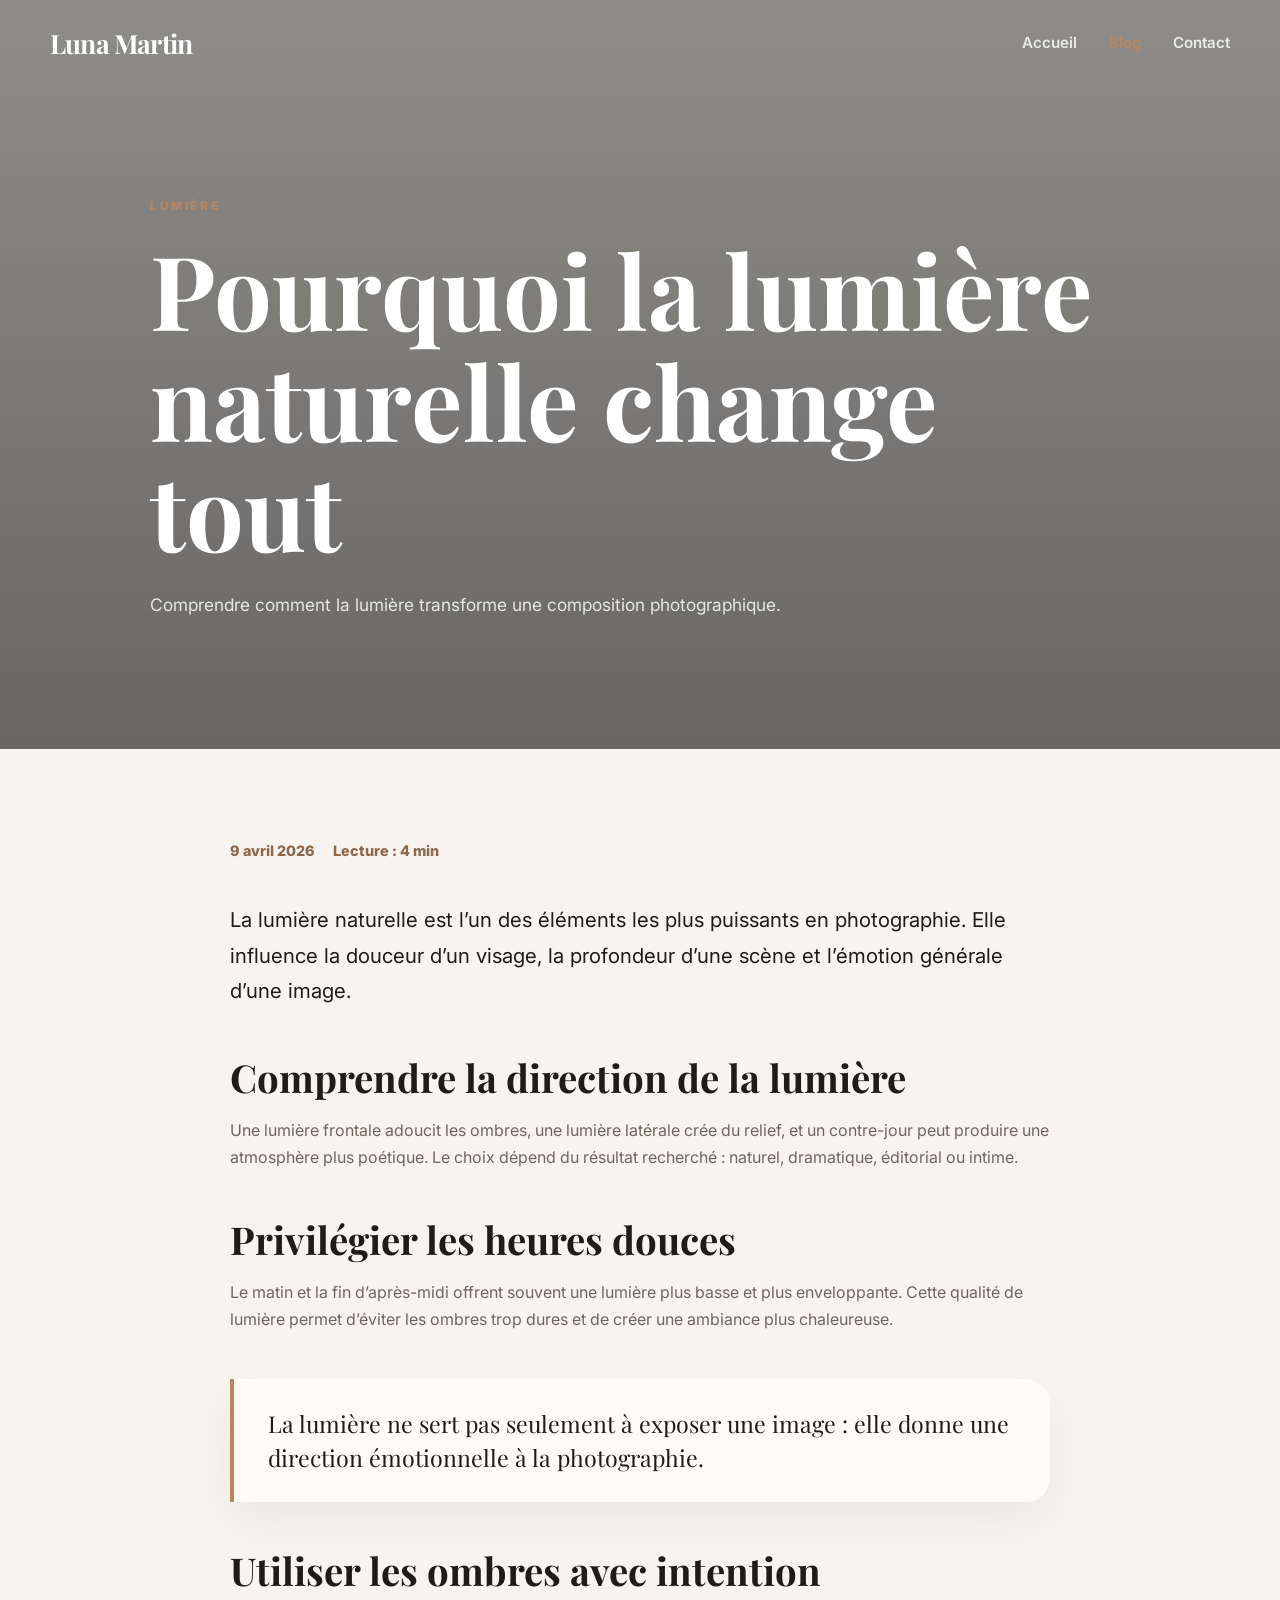
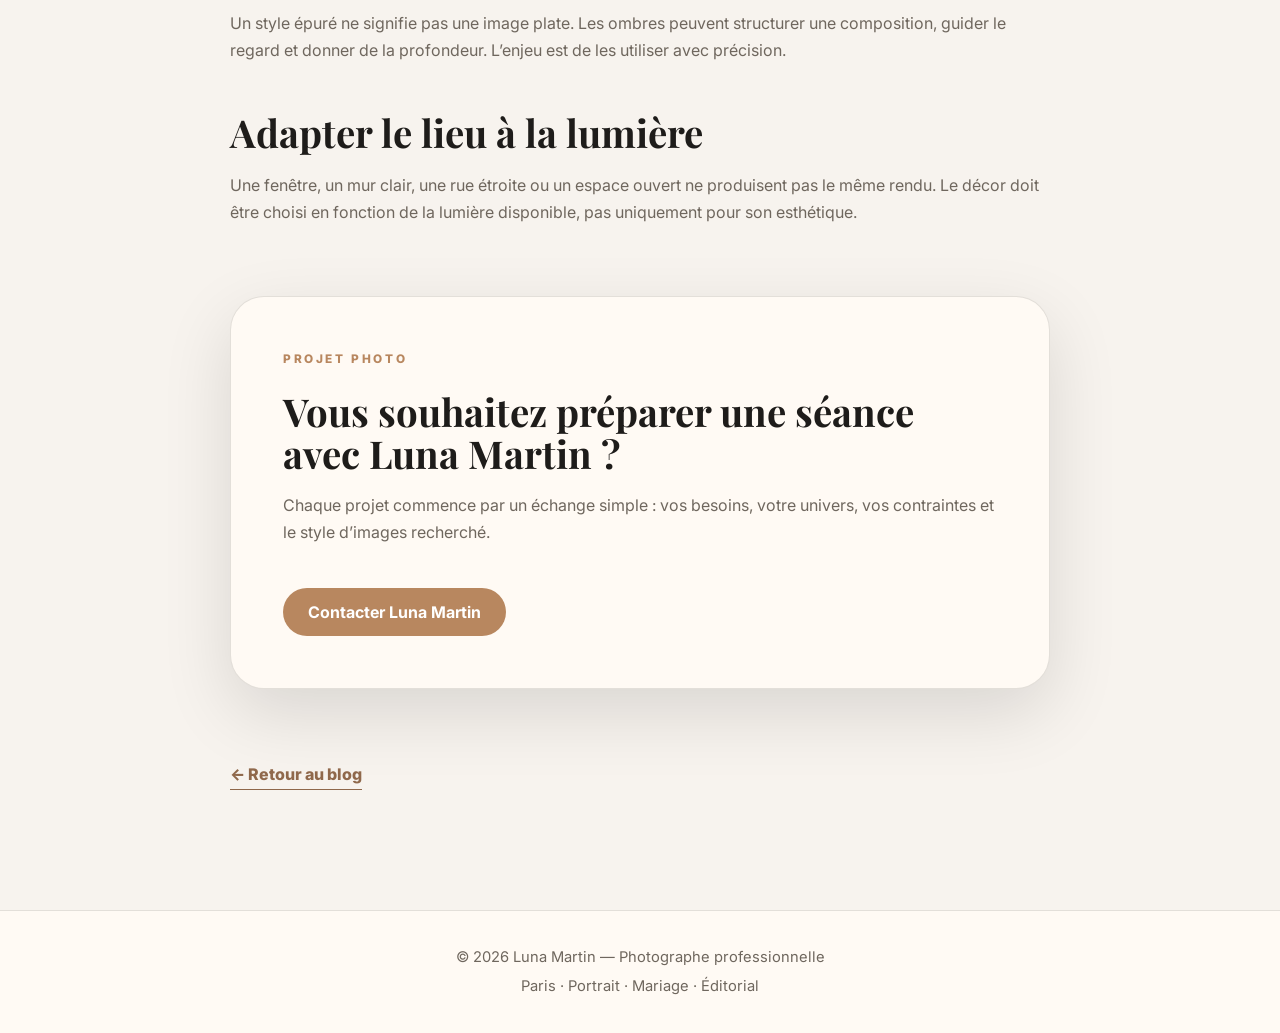
<file: article-lumiere-naturelle.html>
<!DOCTYPE html>
<html lang="fr">
<head>
  <meta charset="UTF-8" />
  <meta name="viewport" content="width=device-width, initial-scale=1.0" />
  <title>Pourquoi la lumière naturelle change tout | Luna Martin</title>
  <link rel="stylesheet" href="assets/css/style.css" />
</head>
<body>
  <header class="article-hero" style="--article-bg: url('https://images.unsplash.com/photo-1500530855697-b586d89ba3ee?auto=format&fit=crop&w=1800&q=80');">
    <nav class="navbar navbar-dark">
      <a href="index.html" class="logo">Luna Martin</a>

      <ul class="nav-links">
        <li><a href="index.html">Accueil</a></li>
        <li><a href="blog.html" class="active">Blog</a></li>
        <li><a href="contact.html">Contact</a></li>
      </ul>
    </nav>

    <div class="article-title">
      <p class="eyebrow">Lumière</p>
      <h1>Pourquoi la lumière naturelle change tout</h1>
      <p>Comprendre comment la lumière transforme une composition photographique.</p>
    </div>
  </header>

  <main>
    <article class="article-page">
      <div class="article-meta">
        <span>9 avril 2026</span>
        <span>Lecture : 4 min</span>
      </div>

      
      <p class="lead">
        La lumière naturelle est l’un des éléments les plus puissants en photographie.
        Elle influence la douceur d’un visage, la profondeur d’une scène et l’émotion générale
        d’une image.
      </p>

      <h2>Comprendre la direction de la lumière</h2>
      <p>
        Une lumière frontale adoucit les ombres, une lumière latérale crée du relief, et un
        contre-jour peut produire une atmosphère plus poétique. Le choix dépend du résultat
        recherché : naturel, dramatique, éditorial ou intime.
      </p>

      <h2>Privilégier les heures douces</h2>
      <p>
        Le matin et la fin d’après-midi offrent souvent une lumière plus basse et plus enveloppante.
        Cette qualité de lumière permet d’éviter les ombres trop dures et de créer une ambiance
        plus chaleureuse.
      </p>

      <blockquote>
        La lumière ne sert pas seulement à exposer une image : elle donne une direction émotionnelle
        à la photographie.
      </blockquote>

      <h2>Utiliser les ombres avec intention</h2>
      <p>
        Un style épuré ne signifie pas une image plate. Les ombres peuvent structurer une composition,
        guider le regard et donner de la profondeur. L’enjeu est de les utiliser avec précision.
      </p>

      <h2>Adapter le lieu à la lumière</h2>
      <p>
        Une fenêtre, un mur clair, une rue étroite ou un espace ouvert ne produisent pas le même
        rendu. Le décor doit être choisi en fonction de la lumière disponible, pas uniquement pour
        son esthétique.
      </p>


      <div class="article-cta">
        <p class="eyebrow">Projet photo</p>
        <h2>Vous souhaitez préparer une séance avec Luna Martin ?</h2>
        <p>
          Chaque projet commence par un échange simple : vos besoins, votre univers,
          vos contraintes et le style d’images recherché.
        </p>
        <a href="contact.html" class="btn btn-primary">Contacter Luna Martin</a>
      </div>

      <nav class="article-navigation">
        <a href="blog.html" class="text-link">← Retour au blog</a>
      </nav>
    </article>
  </main>

  <footer class="footer">
    <p>© 2026 Luna Martin — Photographe professionnelle</p>
    <p>Paris · Portrait · Mariage · Éditorial</p>
  </footer>
</body>
</html>
</file>
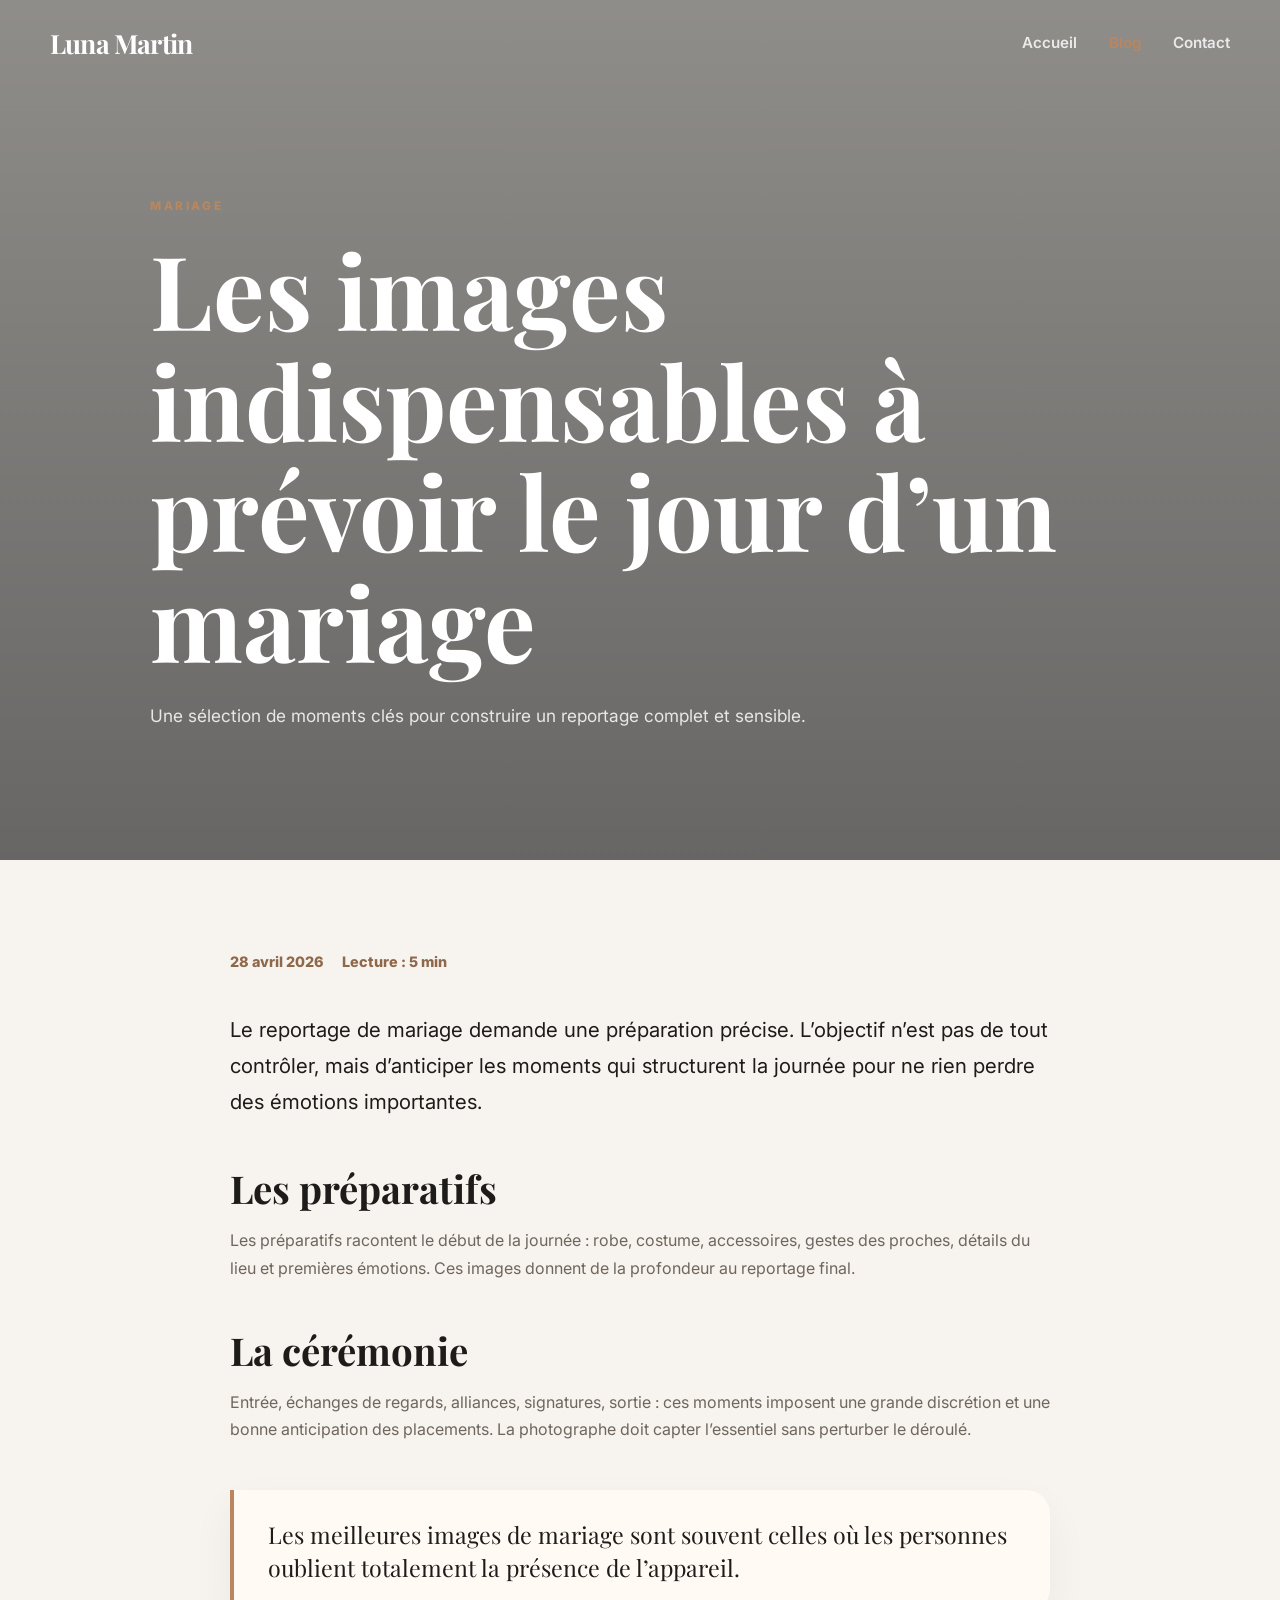
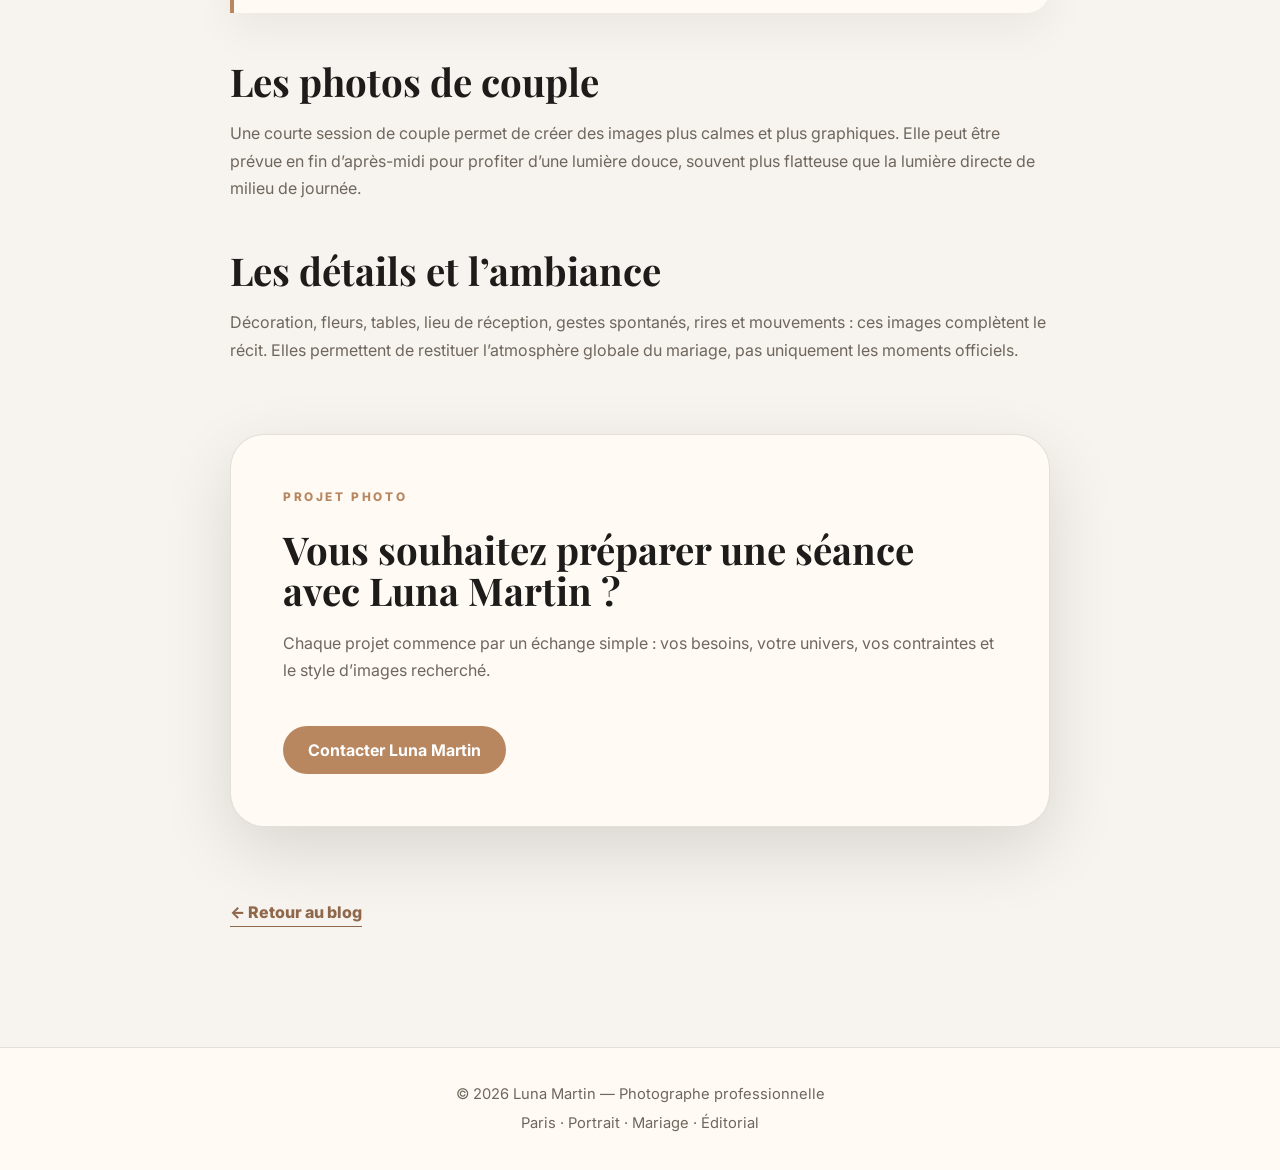
<file: article-mariage.html>
<!DOCTYPE html>
<html lang="fr">
<head>
  <meta charset="UTF-8" />
  <meta name="viewport" content="width=device-width, initial-scale=1.0" />
  <title>Les images indispensables à prévoir le jour d’un mariage | Luna Martin</title>
  <link rel="stylesheet" href="assets/css/style.css" />
</head>
<body>
  <header class="article-hero" style="--article-bg: url('https://images.unsplash.com/photo-1523438097201-512ae7d59c44?auto=format&fit=crop&w=1800&q=80');">
    <nav class="navbar navbar-dark">
      <a href="index.html" class="logo">Luna Martin</a>

      <ul class="nav-links">
        <li><a href="index.html">Accueil</a></li>
        <li><a href="blog.html" class="active">Blog</a></li>
        <li><a href="contact.html">Contact</a></li>
      </ul>
    </nav>

    <div class="article-title">
      <p class="eyebrow">Mariage</p>
      <h1>Les images indispensables à prévoir le jour d’un mariage</h1>
      <p>Une sélection de moments clés pour construire un reportage complet et sensible.</p>
    </div>
  </header>

  <main>
    <article class="article-page">
      <div class="article-meta">
        <span>28 avril 2026</span>
        <span>Lecture : 5 min</span>
      </div>

      
      <p class="lead">
        Le reportage de mariage demande une préparation précise. L’objectif n’est pas de tout
        contrôler, mais d’anticiper les moments qui structurent la journée pour ne rien perdre
        des émotions importantes.
      </p>

      <h2>Les préparatifs</h2>
      <p>
        Les préparatifs racontent le début de la journée : robe, costume, accessoires, gestes
        des proches, détails du lieu et premières émotions. Ces images donnent de la profondeur
        au reportage final.
      </p>

      <h2>La cérémonie</h2>
      <p>
        Entrée, échanges de regards, alliances, signatures, sortie : ces moments imposent une
        grande discrétion et une bonne anticipation des placements. La photographe doit capter
        l’essentiel sans perturber le déroulé.
      </p>

      <blockquote>
        Les meilleures images de mariage sont souvent celles où les personnes oublient totalement
        la présence de l’appareil.
      </blockquote>

      <h2>Les photos de couple</h2>
      <p>
        Une courte session de couple permet de créer des images plus calmes et plus graphiques.
        Elle peut être prévue en fin d’après-midi pour profiter d’une lumière douce, souvent plus
        flatteuse que la lumière directe de milieu de journée.
      </p>

      <h2>Les détails et l’ambiance</h2>
      <p>
        Décoration, fleurs, tables, lieu de réception, gestes spontanés, rires et mouvements :
        ces images complètent le récit. Elles permettent de restituer l’atmosphère globale du
        mariage, pas uniquement les moments officiels.
      </p>


      <div class="article-cta">
        <p class="eyebrow">Projet photo</p>
        <h2>Vous souhaitez préparer une séance avec Luna Martin ?</h2>
        <p>
          Chaque projet commence par un échange simple : vos besoins, votre univers,
          vos contraintes et le style d’images recherché.
        </p>
        <a href="contact.html" class="btn btn-primary">Contacter Luna Martin</a>
      </div>

      <nav class="article-navigation">
        <a href="blog.html" class="text-link">← Retour au blog</a>
      </nav>
    </article>
  </main>

  <footer class="footer">
    <p>© 2026 Luna Martin — Photographe professionnelle</p>
    <p>Paris · Portrait · Mariage · Éditorial</p>
  </footer>
</body>
</html>
</file>
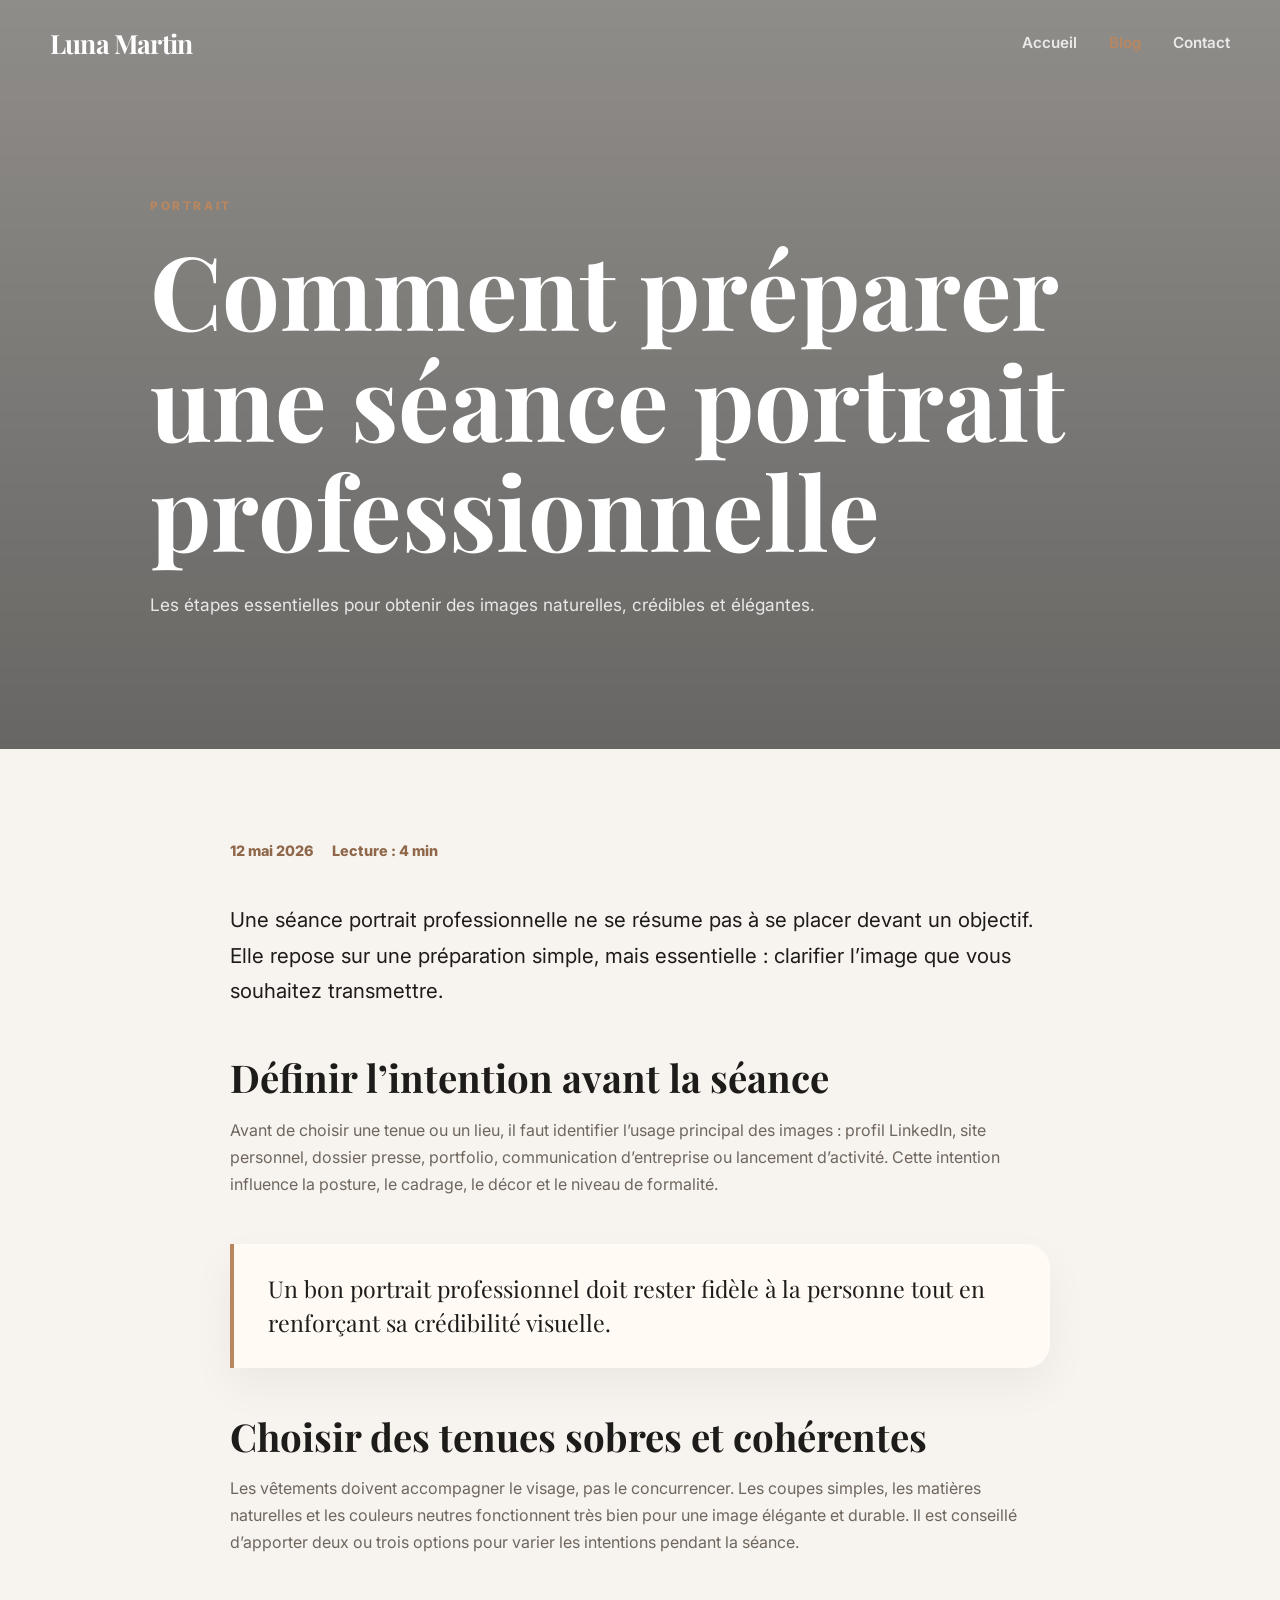
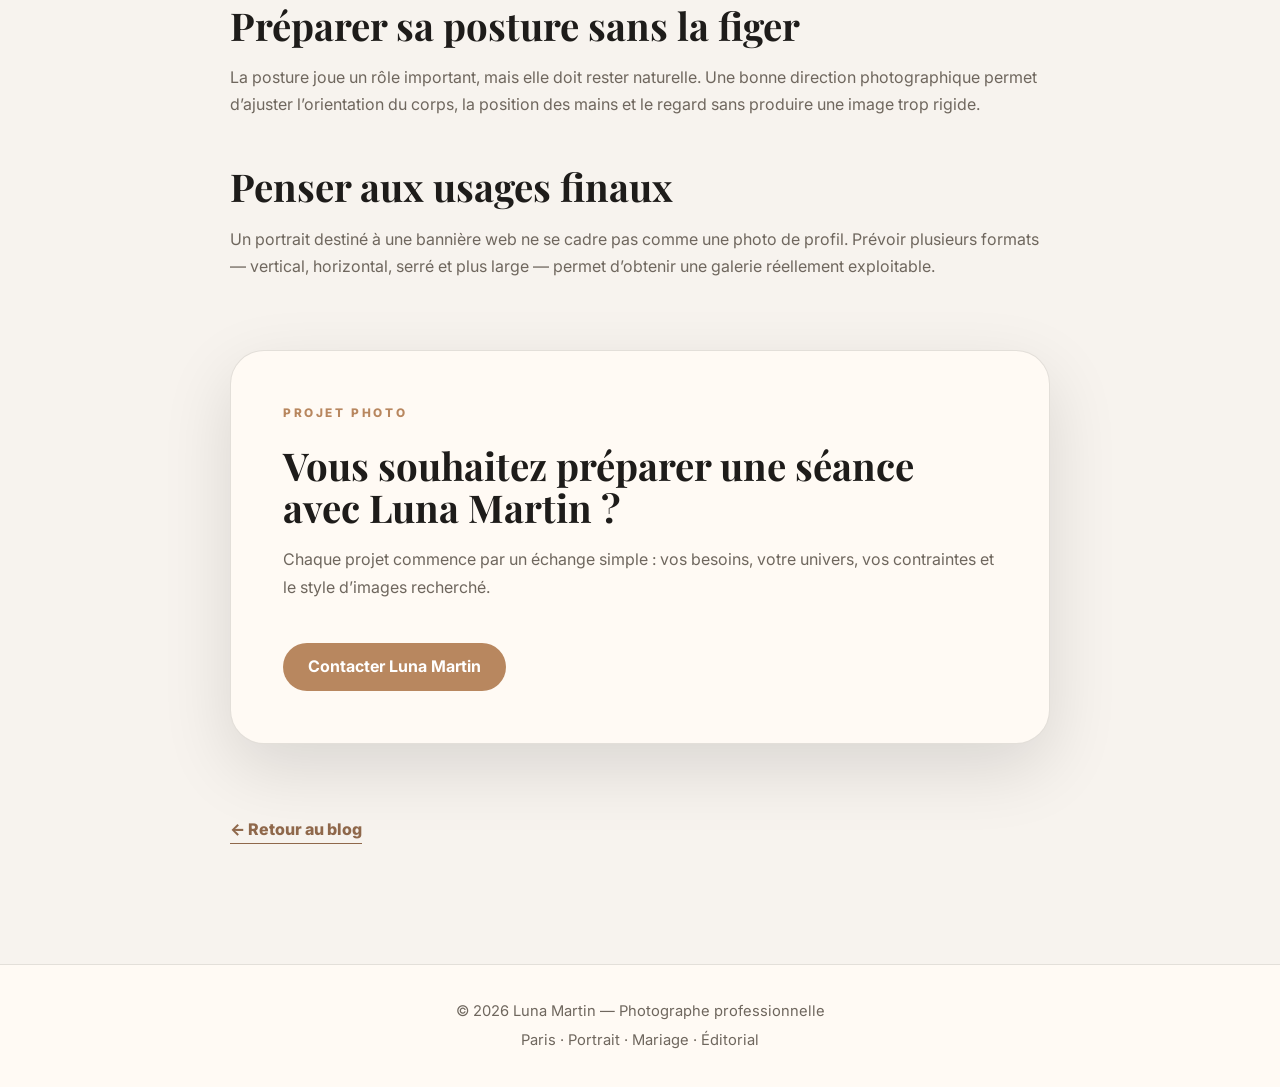
<file: article-portrait.html>
<!DOCTYPE html>
<html lang="fr">
<head>
  <meta charset="UTF-8" />
  <meta name="viewport" content="width=device-width, initial-scale=1.0" />
  <title>Comment préparer une séance portrait professionnelle | Luna Martin</title>
  <link rel="stylesheet" href="assets/css/style.css" />
</head>
<body>
  <header class="article-hero" style="--article-bg: url('https://images.unsplash.com/photo-1516035069371-29a1b244cc32?auto=format&fit=crop&w=1800&q=80');">
    <nav class="navbar navbar-dark">
      <a href="index.html" class="logo">Luna Martin</a>

      <ul class="nav-links">
        <li><a href="index.html">Accueil</a></li>
        <li><a href="blog.html" class="active">Blog</a></li>
        <li><a href="contact.html">Contact</a></li>
      </ul>
    </nav>

    <div class="article-title">
      <p class="eyebrow">Portrait</p>
      <h1>Comment préparer une séance portrait professionnelle</h1>
      <p>Les étapes essentielles pour obtenir des images naturelles, crédibles et élégantes.</p>
    </div>
  </header>

  <main>
    <article class="article-page">
      <div class="article-meta">
        <span>12 mai 2026</span>
        <span>Lecture : 4 min</span>
      </div>

      
      <p class="lead">
        Une séance portrait professionnelle ne se résume pas à se placer devant un objectif.
        Elle repose sur une préparation simple, mais essentielle : clarifier l’image que vous
        souhaitez transmettre.
      </p>

      <h2>Définir l’intention avant la séance</h2>
      <p>
        Avant de choisir une tenue ou un lieu, il faut identifier l’usage principal des images :
        profil LinkedIn, site personnel, dossier presse, portfolio, communication d’entreprise
        ou lancement d’activité. Cette intention influence la posture, le cadrage, le décor et
        le niveau de formalité.
      </p>

      <blockquote>
        Un bon portrait professionnel doit rester fidèle à la personne tout en renforçant
        sa crédibilité visuelle.
      </blockquote>

      <h2>Choisir des tenues sobres et cohérentes</h2>
      <p>
        Les vêtements doivent accompagner le visage, pas le concurrencer. Les coupes simples,
        les matières naturelles et les couleurs neutres fonctionnent très bien pour une image
        élégante et durable. Il est conseillé d’apporter deux ou trois options pour varier les
        intentions pendant la séance.
      </p>

      <h2>Préparer sa posture sans la figer</h2>
      <p>
        La posture joue un rôle important, mais elle doit rester naturelle. Une bonne direction
        photographique permet d’ajuster l’orientation du corps, la position des mains et le regard
        sans produire une image trop rigide.
      </p>

      <h2>Penser aux usages finaux</h2>
      <p>
        Un portrait destiné à une bannière web ne se cadre pas comme une photo de profil.
        Prévoir plusieurs formats — vertical, horizontal, serré et plus large — permet d’obtenir
        une galerie réellement exploitable.
      </p>


      <div class="article-cta">
        <p class="eyebrow">Projet photo</p>
        <h2>Vous souhaitez préparer une séance avec Luna Martin ?</h2>
        <p>
          Chaque projet commence par un échange simple : vos besoins, votre univers,
          vos contraintes et le style d’images recherché.
        </p>
        <a href="contact.html" class="btn btn-primary">Contacter Luna Martin</a>
      </div>

      <nav class="article-navigation">
        <a href="blog.html" class="text-link">← Retour au blog</a>
      </nav>
    </article>
  </main>

  <footer class="footer">
    <p>© 2026 Luna Martin — Photographe professionnelle</p>
    <p>Paris · Portrait · Mariage · Éditorial</p>
  </footer>
</body>
</html>
</file>
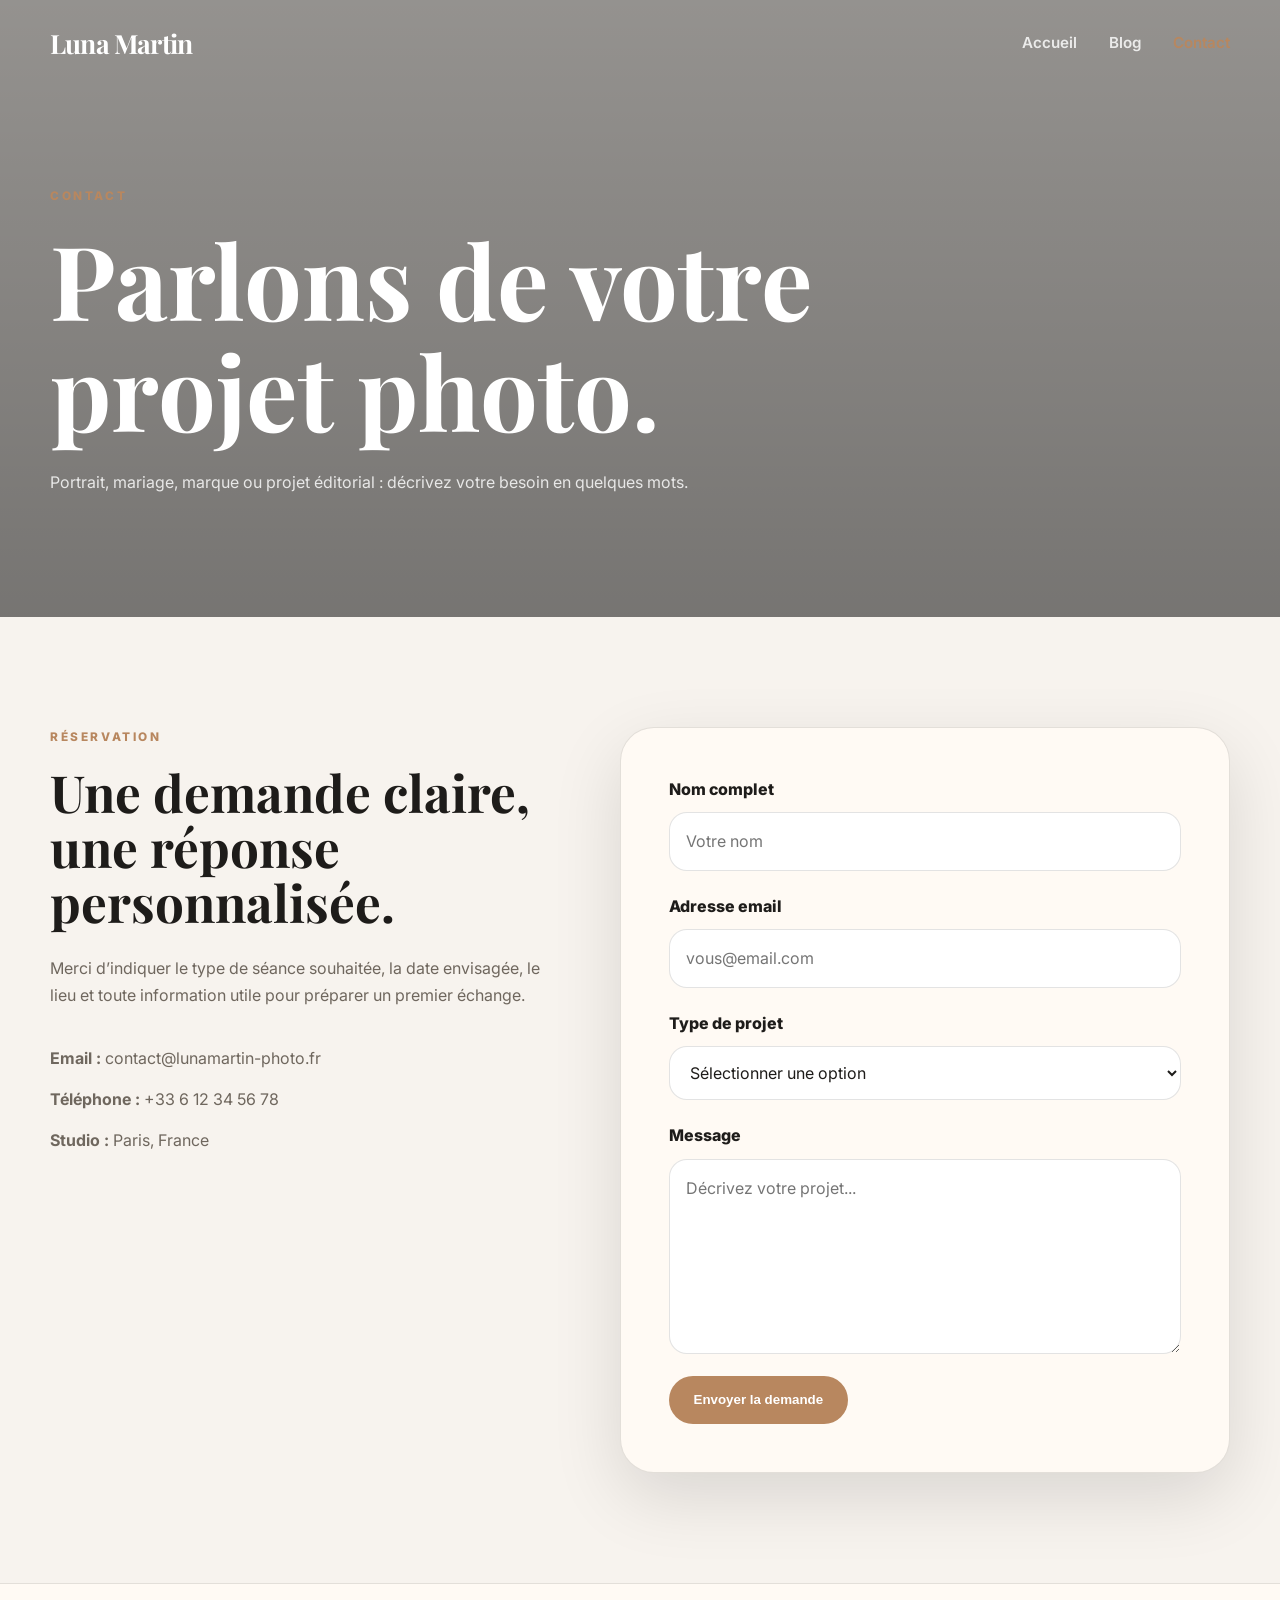
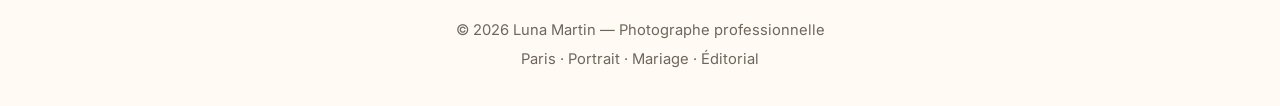
<file: contact.html>
<!DOCTYPE html>
<html lang="fr">
<head>
  <meta charset="UTF-8" />
  <meta name="viewport" content="width=device-width, initial-scale=1.0" />
  <title>Contact | Luna Martin</title>
  <link rel="stylesheet" href="assets/css/style.css" />
</head>
<body>
  <header class="page-header contact-header">
    <nav class="navbar navbar-dark">
      <a href="index.html" class="logo">Luna Martin</a>

      <ul class="nav-links">
        <li><a href="index.html">Accueil</a></li>
        <li><a href="blog.html">Blog</a></li>
        <li><a href="contact.html" class="active">Contact</a></li>
      </ul>
    </nav>

    <div class="page-title">
      <p class="eyebrow">Contact</p>
      <h1>Parlons de votre projet photo.</h1>
      <p>Portrait, mariage, marque ou projet éditorial : décrivez votre besoin en quelques mots.</p>
    </div>
  </header>

  <main>
    <section class="section contact-section">
      <div class="contact-info">
        <p class="eyebrow">Réservation</p>
        <h2>Une demande claire, une réponse personnalisée.</h2>
        <p>
          Merci d’indiquer le type de séance souhaitée, la date envisagée, le lieu
          et toute information utile pour préparer un premier échange.
        </p>

        <ul class="contact-list">
          <li><strong>Email :</strong> contact@lunamartin-photo.fr</li>
          <li><strong>Téléphone :</strong> +33 6 12 34 56 78</li>
          <li><strong>Studio :</strong> Paris, France</li>
        </ul>
      </div>

      <form class="contact-form" action="#" method="post">
        <div class="form-group">
          <label for="name">Nom complet</label>
          <input type="text" id="name" name="name" placeholder="Votre nom" required />
        </div>

        <div class="form-group">
          <label for="email">Adresse email</label>
          <input type="email" id="email" name="email" placeholder="vous@email.com" required />
        </div>

        <div class="form-group">
          <label for="project">Type de projet</label>
          <select id="project" name="project" required>
            <option value="">Sélectionner une option</option>
            <option value="portrait">Portrait professionnel</option>
            <option value="mariage">Mariage</option>
            <option value="marque">Marque / éditorial</option>
            <option value="autre">Autre demande</option>
          </select>
        </div>

        <div class="form-group">
          <label for="message">Message</label>
          <textarea id="message" name="message" rows="6" placeholder="Décrivez votre projet..." required></textarea>
        </div>

        <button type="submit" class="btn btn-primary">Envoyer la demande</button>
      </form>
    </section>
  </main>

  <footer class="footer">
    <p>© 2026 Luna Martin — Photographe professionnelle</p>
    <p>Paris · Portrait · Mariage · Éditorial</p>
  </footer>
</body>
</html>
</file>
<file: assets/css/style.css>
@import url('https://fonts.googleapis.com/css2?family=Inter:wght@400;500;600;700;800&family=Playfair+Display:wght@600;700&display=swap');

:root {
  --bg: #f7f3ee;
  --bg-soft: #fffaf4;
  --text: #1e1c1a;
  --muted: #6f675e;
  --line: rgba(30, 28, 26, 0.12);
  --white: #ffffff;
  --black: #111111;
  --accent: #b8875f;
  --accent-dark: #8f684b;
  --shadow: 0 24px 70px rgba(0, 0, 0, 0.12);
}

* {
  box-sizing: border-box;
  margin: 0;
  padding: 0;
}

html {
  scroll-behavior: smooth;
}

body {
  font-family: 'Inter', sans-serif;
  background: var(--bg);
  color: var(--text);
  line-height: 1.7;
}

img {
  width: 100%;
  display: block;
  object-fit: cover;
}

a {
  color: inherit;
  text-decoration: none;
}

h1,
h2,
h3 {
  font-family: 'Playfair Display', serif;
  line-height: 1.08;
}

h1 {
  font-size: clamp(3rem, 8vw, 7.2rem);
  max-width: 980px;
}

h2 {
  font-size: clamp(2.1rem, 4vw, 4.2rem);
}

h3 {
  font-size: 1.55rem;
}

p {
  color: var(--muted);
}

.hero {
  min-height: 100vh;
  position: relative;
  background:
    linear-gradient(rgba(0, 0, 0, 0.28), rgba(0, 0, 0, 0.46)),
    url('https://images.unsplash.com/photo-1494790108377-be9c29b29330?auto=format&fit=crop&w=1800&q=80') center/cover fixed;
  color: var(--white);
  display: flex;
  flex-direction: column;
}

.navbar {
  width: min(1180px, calc(100% - 40px));
  margin: 0 auto;
  min-height: 86px;
  display: flex;
  align-items: center;
  justify-content: space-between;
  color: var(--white);
  position: relative;
  z-index: 10;
}

.navbar-dark {
  color: var(--white);
}

.logo {
  font-family: 'Playfair Display', serif;
  font-size: 1.65rem;
  font-weight: 700;
  letter-spacing: -0.03em;
}

.nav-links {
  list-style: none;
  display: flex;
  align-items: center;
  gap: 32px;
  font-size: 0.95rem;
  font-weight: 600;
}

.nav-links a {
  opacity: 0.82;
  transition: opacity 0.25s ease, color 0.25s ease;
}

.nav-links a:hover,
.nav-links a.active {
  opacity: 1;
  color: var(--accent);
}

.hero-content {
  width: min(1180px, calc(100% - 40px));
  margin: auto;
  padding: 90px 0;
}

.hero-content p {
  color: rgba(255, 255, 255, 0.82);
  max-width: 660px;
  margin-top: 24px;
  font-size: 1.1rem;
}

.eyebrow {
  color: var(--accent);
  text-transform: uppercase;
  letter-spacing: 0.22em;
  font-size: 0.74rem;
  font-weight: 800;
  margin-bottom: 18px;
}

.hero-actions {
  margin-top: 36px;
  display: flex;
  gap: 16px;
  flex-wrap: wrap;
}

.btn {
  display: inline-flex;
  align-items: center;
  justify-content: center;
  min-height: 48px;
  padding: 0 24px;
  border-radius: 999px;
  border: 1px solid transparent;
  font-weight: 700;
  cursor: pointer;
  transition: transform 0.25s ease, background 0.25s ease, border-color 0.25s ease;
}

.btn:hover {
  transform: translateY(-2px);
}

.btn-primary {
  background: var(--accent);
  color: var(--white);
}

.btn-primary:hover {
  background: var(--accent-dark);
}

.btn-secondary {
  color: var(--white);
  border-color: rgba(255, 255, 255, 0.45);
  background: rgba(255, 255, 255, 0.08);
  backdrop-filter: blur(10px);
}

.section {
  width: min(1180px, calc(100% - 40px));
  margin: 0 auto;
  padding: 110px 0;
}

.intro {
  display: grid;
  grid-template-columns: 0.9fr 1.1fr;
  gap: 80px;
  align-items: start;
}

.intro > p {
  font-size: 1.08rem;
}

.portfolio-grid {
  width: min(1180px, calc(100% - 40px));
  margin: 0 auto 110px;
  display: grid;
  grid-template-columns: 1.1fr 0.9fr;
  grid-template-rows: 330px 330px;
  gap: 24px;
}

.portfolio-card {
  position: relative;
  overflow: hidden;
  border-radius: 30px;
  box-shadow: var(--shadow);
  background: var(--black);
}

.portfolio-card.tall {
  grid-row: span 2;
}

.portfolio-card img {
  height: 100%;
  transition: transform 0.8s ease;
  opacity: 0.86;
}

.portfolio-card:hover img {
  transform: scale(1.06);
}

.portfolio-card div {
  position: absolute;
  left: 28px;
  bottom: 28px;
  color: var(--white);
}

.portfolio-card span {
  font-size: 0.78rem;
  text-transform: uppercase;
  letter-spacing: 0.18em;
  color: rgba(255, 255, 255, 0.76);
}

.portfolio-card h3 {
  margin-top: 6px;
}

.parallax {
  min-height: 58vh;
  background-attachment: fixed;
  background-position: center;
  background-size: cover;
  display: grid;
  place-items: center;
  padding: 40px 20px;
  position: relative;
}

.parallax::before {
  content: "";
  position: absolute;
  inset: 0;
  background: rgba(0, 0, 0, 0.32);
}

.parallax-one {
  background-image: url('https://images.unsplash.com/photo-1504208434309-cb69f4fe52b0?auto=format&fit=crop&w=1800&q=80');
}

.parallax-two {
  background-image: url('https://images.unsplash.com/photo-1519741497674-611481863552?auto=format&fit=crop&w=1800&q=80');
}

.parallax-three {
  background-image: url('https://images.unsplash.com/photo-1452587925148-ce544e77e70d?auto=format&fit=crop&w=1800&q=80');
}

.overlay-card {
  position: relative;
  z-index: 1;
  width: min(720px, 100%);
  background: rgba(255, 250, 244, 0.9);
  border: 1px solid rgba(255, 255, 255, 0.42);
  border-radius: 32px;
  padding: clamp(32px, 5vw, 56px);
  text-align: center;
  box-shadow: var(--shadow);
  backdrop-filter: blur(14px);
}

.services {
  text-align: center;
}

.section-heading {
  max-width: 760px;
  margin: 0 auto 54px;
}

.service-grid {
  display: grid;
  grid-template-columns: repeat(3, 1fr);
  gap: 22px;
  text-align: left;
}

.service-grid article {
  background: var(--bg-soft);
  border: 1px solid var(--line);
  border-radius: 28px;
  padding: 34px;
  box-shadow: 0 16px 44px rgba(0, 0, 0, 0.04);
}

.service-grid h3 {
  margin-bottom: 16px;
}

.split {
  display: grid;
  grid-template-columns: 0.95fr 1.05fr;
  gap: 70px;
  align-items: center;
}

.split-image img {
  height: 620px;
  border-radius: 34px;
  box-shadow: var(--shadow);
}

.split-content p {
  margin-top: 24px;
}

.text-link {
  display: inline-flex;
  margin-top: 28px;
  color: var(--accent-dark);
  font-weight: 800;
  border-bottom: 1px solid currentColor;
}

.page-header {
  min-height: 62vh;
  background:
    linear-gradient(rgba(0, 0, 0, 0.42), rgba(0, 0, 0, 0.52)),
    url('https://images.unsplash.com/photo-1516035069371-29a1b244cc32?auto=format&fit=crop&w=1800&q=80') center/cover fixed;
  color: var(--white);
}

.contact-header {
  background:
    linear-gradient(rgba(0, 0, 0, 0.40), rgba(0, 0, 0, 0.52)),
    url('https://images.unsplash.com/photo-1497366754035-f200968a6e72?auto=format&fit=crop&w=1800&q=80') center/cover fixed;
}

.page-title {
  width: min(1180px, calc(100% - 40px));
  margin: 0 auto;
  padding: 100px 0 120px;
}

.page-title p:not(.eyebrow) {
  color: rgba(255, 255, 255, 0.82);
  max-width: 680px;
  margin-top: 24px;
}

.blog-section {
  padding-bottom: 120px;
}

.article-grid {
  display: grid;
  grid-template-columns: repeat(3, 1fr);
  gap: 26px;
}

.article-card {
  background: var(--bg-soft);
  border: 1px solid var(--line);
  border-radius: 30px;
  overflow: hidden;
  box-shadow: 0 18px 56px rgba(0, 0, 0, 0.06);
}

.article-card img {
  height: 280px;
}

.article-content {
  padding: 30px;
}

.article-date {
  color: var(--accent-dark);
  font-size: 0.85rem;
  font-weight: 800;
  margin-bottom: 14px;
}

.article-content h2 {
  font-size: 1.65rem;
  margin-bottom: 16px;
}

.contact-section {
  display: grid;
  grid-template-columns: 0.9fr 1.1fr;
  gap: 70px;
  align-items: start;
}

.contact-info {
  position: sticky;
  top: 30px;
}

.contact-info > p:not(.eyebrow) {
  margin-top: 24px;
}

.contact-list {
  list-style: none;
  margin-top: 36px;
  display: grid;
  gap: 14px;
  color: var(--muted);
}

.contact-form {
  background: var(--bg-soft);
  border: 1px solid var(--line);
  border-radius: 34px;
  padding: clamp(28px, 4vw, 48px);
  box-shadow: var(--shadow);
}

.form-group {
  display: grid;
  gap: 9px;
  margin-bottom: 22px;
}

label {
  font-weight: 800;
  color: var(--text);
}

input,
select,
textarea {
  width: 100%;
  border: 1px solid var(--line);
  border-radius: 18px;
  padding: 15px 16px;
  font: inherit;
  color: var(--text);
  background: var(--white);
  outline: none;
  transition: border-color 0.25s ease, box-shadow 0.25s ease;
}

input:focus,
select:focus,
textarea:focus {
  border-color: var(--accent);
  box-shadow: 0 0 0 4px rgba(184, 135, 95, 0.14);
}

textarea {
  resize: vertical;
}

.footer {
  border-top: 1px solid var(--line);
  padding: 34px 20px;
  text-align: center;
  display: grid;
  gap: 4px;
  background: var(--bg-soft);
}

.footer p {
  font-size: 0.92rem;
}

@media (max-width: 900px) {
  .navbar {
    min-height: auto;
    padding: 24px 0;
    align-items: flex-start;
    gap: 20px;
    flex-direction: column;
  }

  .nav-links {
    gap: 18px;
    flex-wrap: wrap;
  }

  .intro,
  .split,
  .contact-section {
    grid-template-columns: 1fr;
    gap: 44px;
  }

  .portfolio-grid {
    grid-template-columns: 1fr;
    grid-template-rows: auto;
  }

  .portfolio-card,
  .portfolio-card.tall {
    height: 460px;
    grid-row: auto;
  }

  .service-grid,
  .article-grid {
    grid-template-columns: 1fr;
  }

  .split-image img {
    height: 460px;
  }

  .contact-info {
    position: static;
  }

  .parallax,
  .hero,
  .page-header,
  .contact-header {
    background-attachment: scroll;
  }
}

@media (max-width: 560px) {
  .section {
    padding: 78px 0;
  }

  .hero-content {
    padding: 72px 0;
  }

  .hero-actions {
    align-items: stretch;
    flex-direction: column;
  }

  .btn {
    width: 100%;
  }

  .portfolio-card,
  .portfolio-card.tall,
  .split-image img {
    height: 360px;
  }

  .article-card img {
    height: 220px;
  }
}


.article-hero {
  min-height: 72vh;
  background:
    linear-gradient(rgba(0, 0, 0, 0.42), rgba(0, 0, 0, 0.58)),
    var(--article-bg) center/cover fixed;
  color: var(--white);
}

.article-title {
  width: min(980px, calc(100% - 40px));
  margin: 0 auto;
  padding: 110px 0 130px;
}

.article-title p:not(.eyebrow) {
  color: rgba(255, 255, 255, 0.84);
  max-width: 720px;
  margin-top: 24px;
  font-size: 1.08rem;
}

.article-page {
  width: min(820px, calc(100% - 40px));
  margin: 0 auto;
  padding: 90px 0 120px;
}

.article-meta {
  display: flex;
  gap: 18px;
  flex-wrap: wrap;
  color: var(--accent-dark);
  font-weight: 800;
  font-size: 0.9rem;
  margin-bottom: 38px;
}

.article-page .lead {
  font-size: 1.28rem;
  color: var(--text);
  line-height: 1.75;
  margin-bottom: 46px;
}

.article-page h2 {
  font-size: clamp(1.9rem, 3vw, 2.8rem);
  margin: 48px 0 18px;
}

.article-page p {
  margin-bottom: 22px;
}

.article-page blockquote {
  margin: 46px 0;
  padding: 28px 34px;
  border-left: 4px solid var(--accent);
  background: var(--bg-soft);
  border-radius: 0 24px 24px 0;
  color: var(--text);
  font-family: 'Playfair Display', serif;
  font-size: 1.45rem;
  line-height: 1.45;
  box-shadow: 0 18px 44px rgba(0, 0, 0, 0.05);
}

.article-cta {
  margin-top: 70px;
  padding: clamp(30px, 5vw, 52px);
  background: var(--bg-soft);
  border: 1px solid var(--line);
  border-radius: 34px;
  box-shadow: var(--shadow);
}

.article-cta h2 {
  margin-top: 0;
}

.article-cta .btn {
  margin-top: 20px;
}

.article-navigation {
  margin-top: 44px;
}

@media (max-width: 900px) {
  .article-hero {
    background-attachment: scroll;
  }
}
</file>
